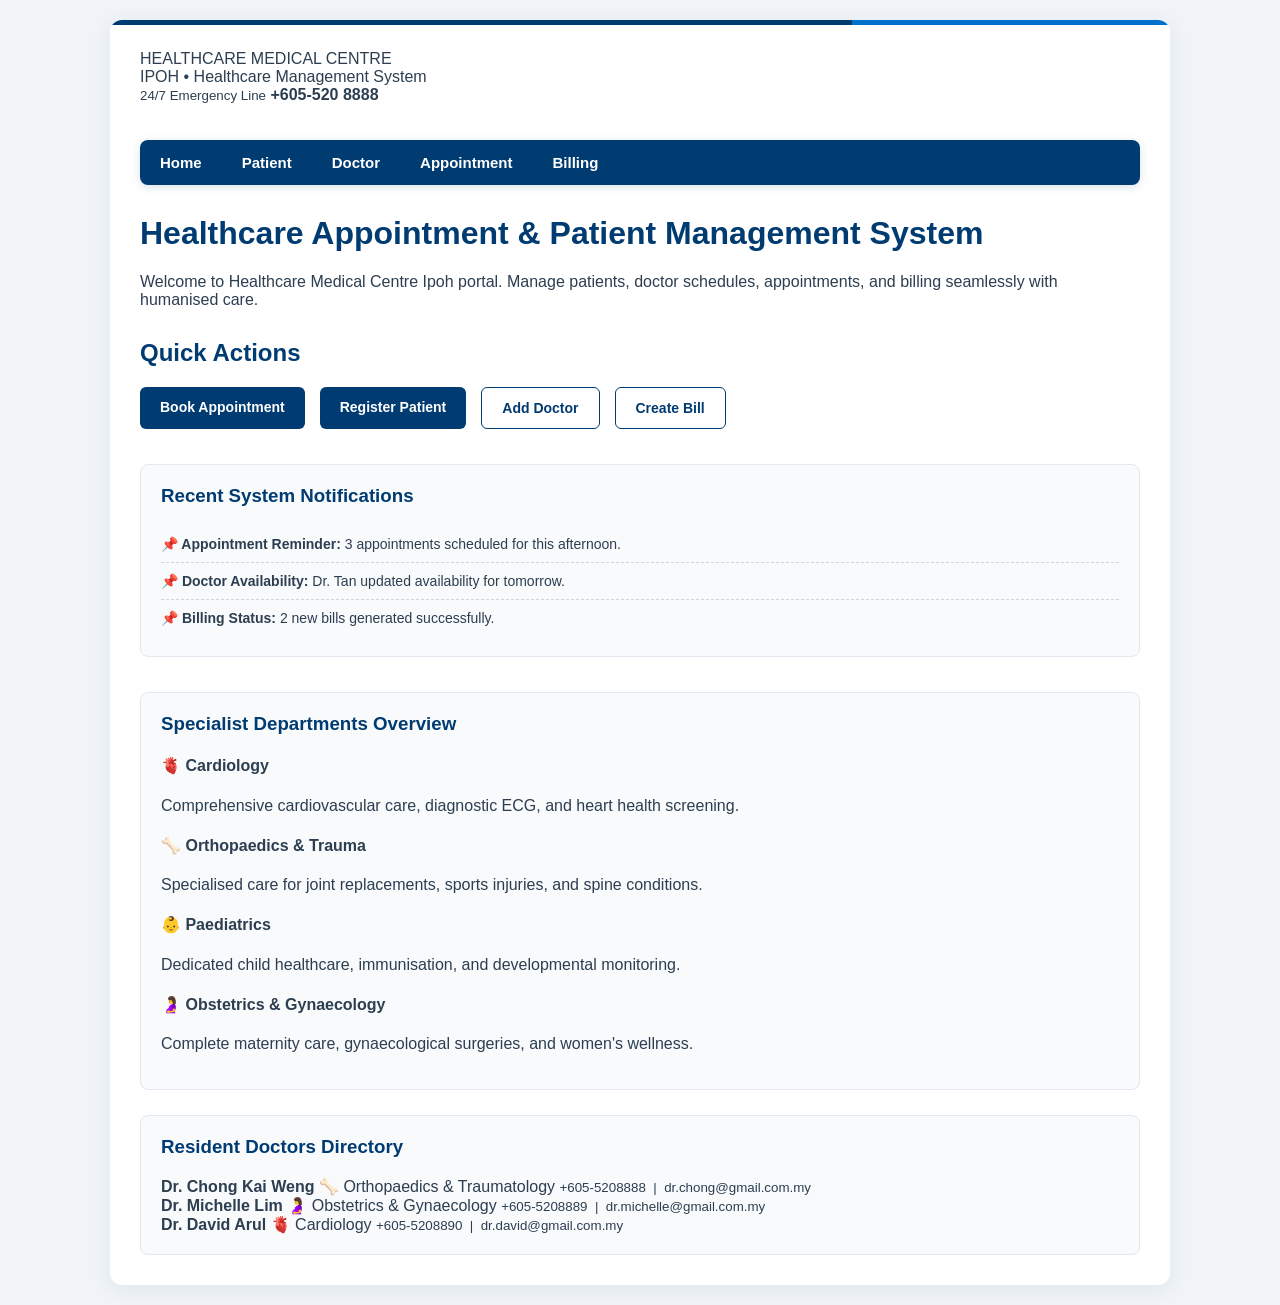
<file: index.html>
<!DOCTYPE html>
<html lang="zh-CN">

<head>
    <meta charset="UTF-8">
    <meta name="viewport" content="width=device-width, initial-scale=1.0">
    <title>Healthcare Management System</title>
    

    <link rel="stylesheet" href="https://localhost:3000">
    
    <link rel="stylesheet" href="style.css">
</head>

<body>

    <div class="container">


        <header class="hospital-header">
            <div class="brand-logo">
                <i class="fa-solid fa-hospital brand-icon"></i>
                <div class="brand-text">
                    <span class="brand-title">HEALTHCARE MEDICAL CENTRE</span>
                    <br>
                    <span class="brand-sub">IPOH • Healthcare Management System </span>
                </div>
            </div>
            <div class="emergency-contact">
                <i class="fa-solid fa-phone-volume emergency-icon"></i>
                <div>
                    <small>24/7 Emergency Line</small>
                    <strong>+605-520 8888</strong>
                </div>
            </div>
            <br>
            <br>
        </header>

        <nav class="navbar">

            <a href="/" class="nav-item-active"><i class="fa-solid fa-house"></i> Home</a>

            <div class="dropdown">
                <button class="dropbtn"><i class="fa-solid fa-hospital-user"></i> Patient <i class="fa-solid fa-chevron-down arrow-icon"></i></button>
                <div class="dropdown-content">
                    <a href="/patient.html"><i class="fa-solid fa-user-plus"></i> Patient Registration</a>
                    <a href="/patients"><i class="fa-solid fa-id-card"></i> Patient Records</a>
                </div>
            </div>

            <div class="dropdown">
                <button class="dropbtn"><i class="fa-solid fa-user-doctor"></i> Doctor <i class="fa-solid fa-chevron-down arrow-icon"></i></button>
                <div class="dropdown-content">
                    <a href="/doctor.html"><i class="fa-solid fa-user-gear"></i> Add Doctor</a>
                    <a href="/doctors"><i class="fa-solid fa-user-nurse"></i> Doctor List</a>
                    <a href="/schedule"><i class="fa-solid fa-calendar-days"></i> Doctor Schedule</a>
                    <a href="/consultation.html"><i class="fa-solid fa-file-medical"></i> Consultation Notes</a>
                    <a href="/consultations"><i class="fa-solid fa-clipboard-list"></i> View Consultations</a>
                </div>
            </div>

            <div class="dropdown">
                <button class="dropbtn"><i class="fa-solid fa-calendar-check"></i> Appointment <i class="fa-solid fa-chevron-down arrow-icon"></i></button>
                <div class="dropdown-content">
                    <a href="/availability"><i class="fa-solid fa-clock"></i> View Availability</a>
                    <a href="/appointments"><i class="fa-solid fa-list-check"></i> Appointment List</a>
                    <a href="/appointment.html"><i class="fa-solid fa-calendar-plus"></i> Book Appointment</a>
                    <a href="/reminders.html"><i class="fa-solid fa-bell"></i> Appointment Reminders</a>
                </div>
            </div>

            <div class="dropdown">
                <button class="dropbtn"><i class="fa-solid fa-file-invoice-dollar"></i> Billing <i class="fa-solid fa-chevron-down arrow-icon"></i></button>
                <div class="dropdown-content">
                    <a href="/billing.html"><i class="fa-solid fa-receipt"></i> Add Billing</a>
                    <a href="/billing"><i class="fa-solid fa-wallet"></i> View Billing</a>
                </div>
            </div>

        </nav>

        <div class="welcome-banner">
            <h1>Healthcare Appointment & Patient Management System</h1>
            <p>Welcome to Healthcare Medical Centre Ipoh portal. Manage patients, doctor schedules, appointments, and billing seamlessly with humanised care.</p>
        </div>

        <div class="quick-actions-section">
            <h2><i class="fa-solid fa-bolt action-title-icon"></i> Quick Actions</h2>
            <div class="action-buttons">
                <a href="/appointment.html" class="action-btn primary"><i class="fa-solid fa-plus"></i> Book Appointment</a>
                <a href="/patient.html" class="action-btn primary"><i class="fa-solid fa-user-plus"></i> Register Patient</a>
                <a href="/doctor.html" class="action-btn secondary"><i class="fa-solid fa-user-doctor"></i> Add Doctor</a>
                <a href="/billing.html" class="action-btn secondary"><i class="fa-solid fa-file-invoice"></i> Create Bill</a>
            </div>
        </div>

        <div class="info-section">
            <h3><i class="fa-solid fa-bullhorn"></i> Recent System Notifications</h3>
            <ul class="info-list">
                <li><i class="fa-solid fa-circle-info notify-icon"></i> <strong>📌 Appointment Reminder:</strong> 3 appointments scheduled for this afternoon.</li>
                <li><i class="fa-solid fa-user-clock notify-icon"></i> <strong>📌 Doctor Availability:</strong> Dr. Tan updated availability for tomorrow.</li>
                <li><i class="fa-solid fa-check-circle notify-icon"></i> <strong>📌 Billing Status:</strong> 2 new bills generated successfully.</li>
            </ul>
        </div>

        <div class="info-section" style="margin-top: 35px;">
            <h3><i class="fa-solid fa-stethoscope"></i> Specialist Departments Overview</h3>
            
            <div class="department-grid">
                <div class="dept-card">
                    <h4><i class="fa-solid fa-heart-pulse dept-icon"></i>🫀  Cardiology</h4>
                    <p>Comprehensive cardiovascular care, diagnostic ECG, and heart health screening.</p>
                </div>
                <div class="dept-card">
                    <h4><i class="fa-solid fa-bone dept-icon"></i>🦴  Orthopaedics & Trauma</h4>
                    <p>Specialised care for joint replacements, sports injuries, and spine conditions.</p>
                </div>
                <div class="dept-card">
                    <h4><i class="fa-solid fa-baby dept-icon"></i>👶  Paediatrics</h4>
                    <p>Dedicated child healthcare, immunisation, and developmental monitoring.</p>
                </div>
                <div class="dept-card">
                    <h4><i class="fa-solid fa-person-pregnant dept-icon"></i>🤰  Obstetrics & Gynaecology</h4>
                    <p>Complete maternity care, gynaecological surgeries, and women's wellness.</p>
                </div>
            </div>
        </div>

        <div class="info-section" style="margin-top: 25px;">
            <h3><i class="fa-solid fa-user-doctor"></i> Resident Doctors Directory</h3>
            
            <div class="doctor-list-container">
                <div class="record botani-style">
                    <div class="doc-avatar"><i class="fa-solid fa-user-md"></i></div>
                    <div class="doc-details">
                        <strong>Dr. Chong Kai Weng</strong>
                        <span class="dept-badge"><i class="fa-solid fa-bone"></i> 🦴 Orthopaedics & Traumatology</span>
                        <small><i class="fa-solid fa-phone"></i> +605-5208888 &nbsp;|&nbsp; <i class="fa-solid fa-envelope"></i> dr.chong@gmail.com.my</small>
                    </div>
                </div>

                <div class="record botani-style">
                    <div class="doc-avatar"><i class="fa-solid fa-user-md"></i></div>
                    <div class="doc-details">
                        <strong>Dr. Michelle Lim</strong>
                        <span class="dept-badge"><i class="fa-solid fa-person-pregnant"></i> 🤰 Obstetrics & Gynaecology</span>
                        <small><i class="fa-solid fa-phone"></i> +605-5208889 &nbsp;|&nbsp; <i class="fa-solid fa-envelope"></i> dr.michelle@gmail.com.my</small>
                    </div>
                </div>

                <div class="record botani-style">
                    <div class="doc-avatar"><i class="fa-solid fa-user-md"></i></div>
                    <div class="doc-details">
                        <strong>Dr. David Arul</strong>
                        <span class="dept-badge"><i class="fa-solid fa-heart-pulse"></i> 🫀 Cardiology</span>
                        <small><i class="fa-solid fa-phone"></i> +605-5208890 &nbsp;|&nbsp; <i class="fa-solid fa-envelope"></i> dr.david@gmail.com.my</small>
                    </div>
                </div>
            </div>
        </div>

    </div>

</body>

</html>
</file>
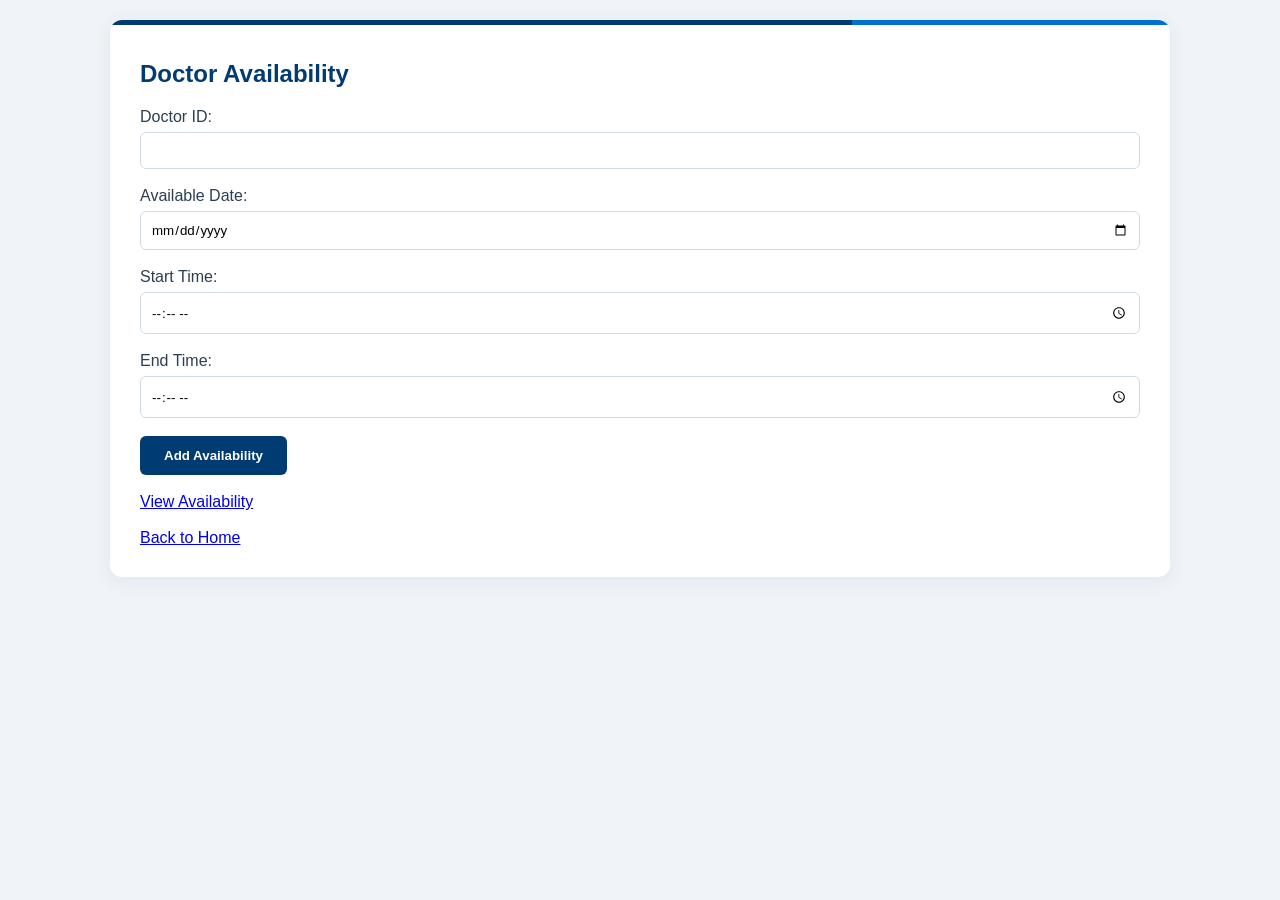
<file: availability.html>
<!DOCTYPE html>
<html>

<head>

    <title>Doctor Availability</title>

    <link rel="stylesheet" href="style.css">

</head>

<body>

    <div class="container">

        <h2>Doctor Availability</h2>

        <form
            method="POST"
            action="/availability/add"
        >

            Doctor ID:

            <input
                type="number"
                name="doctor_id"
                required
            >

            <br><br>


            Available Date:

            <input
                type="date"
                name="available_date"
                required
            >

            <br><br>


            Start Time:

            <input
                type="time"
                name="start_time"
                required
            >

            <br><br>


            End Time:

            <input
                type="time"
                name="end_time"
                required
            >

            <br><br>


            <button type="submit">
                Add Availability
            </button>

        </form>

        <br>

        <a href="/availability">
            View Availability
        </a>

        <br><br>

        <a href="/">
            Back to Home
        </a>

    </div>

</body>

</html>
</file>
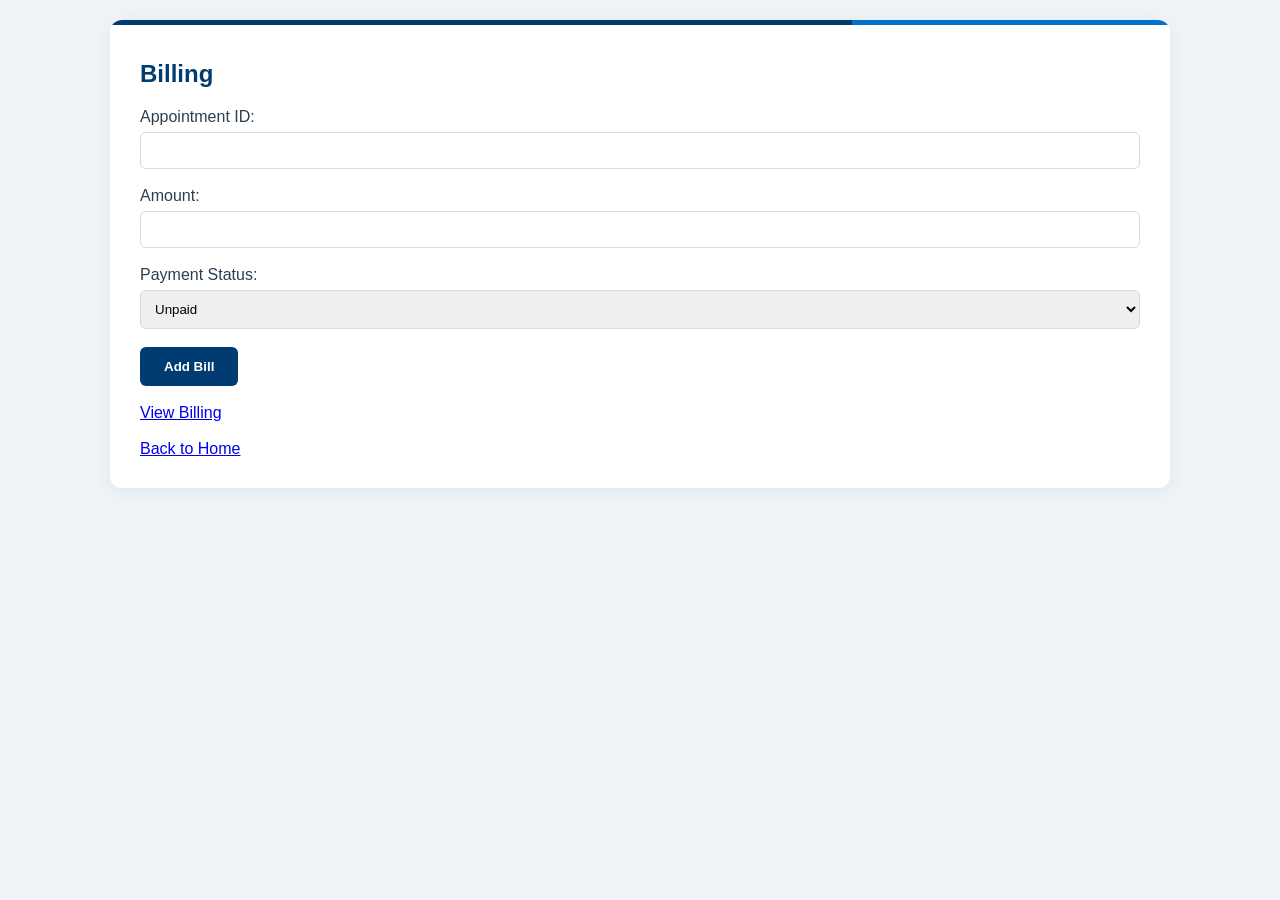
<file: billing.html>
<!DOCTYPE html>
<html>

<head>

    <title>Billing</title>

    <link rel="stylesheet" href="style.css">

</head>

<body>

    <div class="container">

        <h2>Billing</h2>

        <form
            method="POST"
            action="/billing/add"
        >

            Appointment ID:

            <input
                type="number"
                name="appointment_id"
                required
            >

            <br><br>


            Amount:

            <input
                type="number"
                name="amount"
                step="0.01"
                required
            >

            <br><br>


            Payment Status:

            <select name="payment_status">

                <option value="Unpaid">
                    Unpaid
                </option>

                <option value="Paid">
                    Paid
                </option>

            </select>

            <br><br>


            <button type="submit">
                Add Bill
            </button>

        </form>

        <br>

        <a href="/billing">
            View Billing
        </a>

        <br><br>

        <a href="/">
            Back to Home
        </a>

    </div>

</body>

</html>
</file>
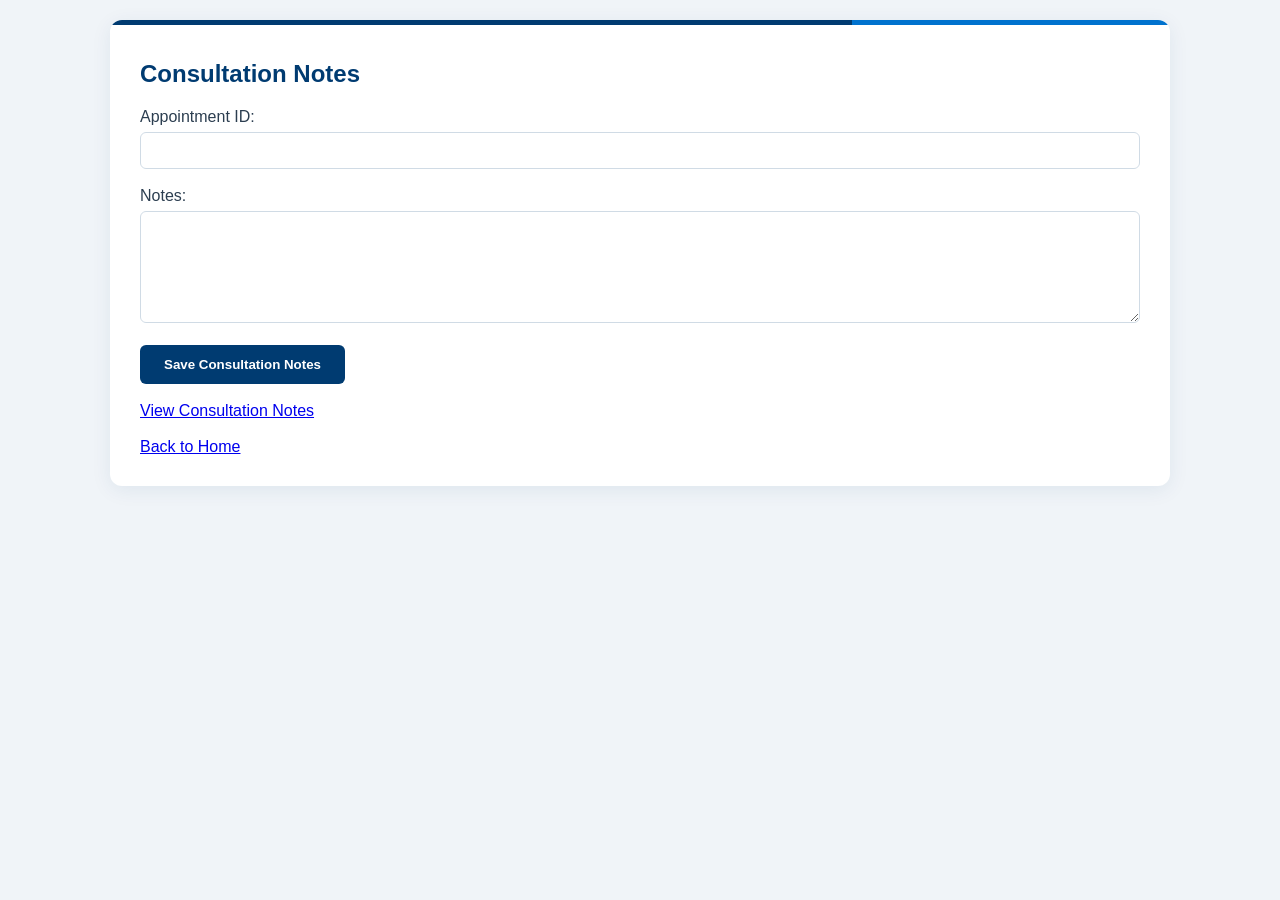
<file: consultation.html>
<!DOCTYPE html>
<html>

<head>

    <title>Consultation Notes</title>

    <link rel="stylesheet" href="style.css">

</head>

<body>

    <div class="container">

        <h2>Consultation Notes</h2>

        <form
            method="POST"
            action="/consultation/save"
        >

            Appointment ID:

            <input
                type="number"
                name="appointment_id"
                required
            >

            <br><br>


            Notes:

            <br>

            <textarea
                name="notes"
                rows="6"
                cols="40"
                required
            ></textarea>

            <br><br>


            <button type="submit">
                Save Consultation Notes
            </button>

        </form>

        <br>

        <a href="/consultations">
            View Consultation Notes
        </a>

        <br><br>

        <a href="/">
            Back to Home
        </a>

    </div>

</body>

</html>
</file>
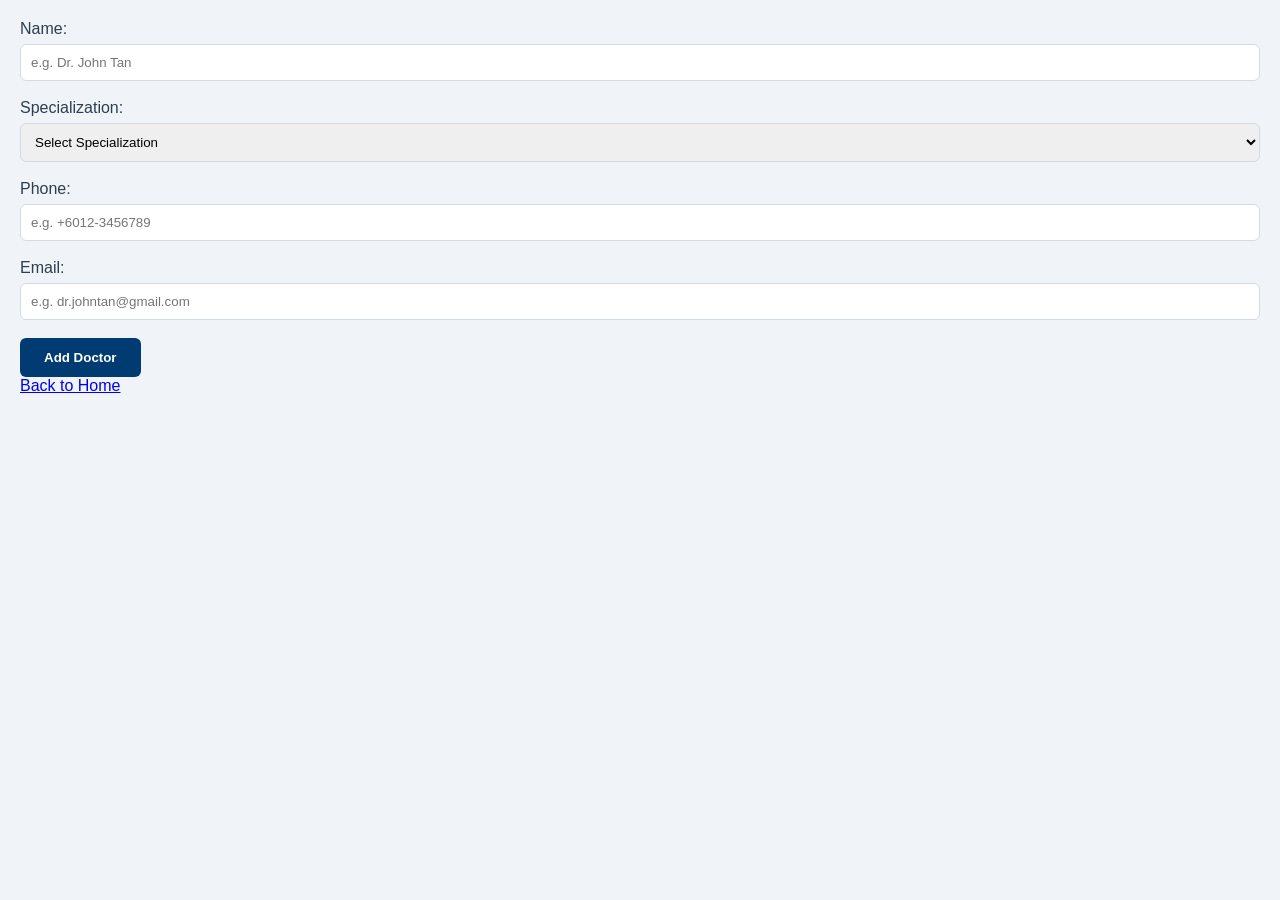
<file: doctor.html>
<!DOCTYPE html>
<html>

<head>

    <title>Add Doctor</title>
    <link rel="stylesheet" href="style.css">
    <body>
        <form method="POST" action="/doctor/add">

            Name:
            <input
                type="text"
                name="name"
                placeholder="e.g. Dr. John Tan"
                required
            >

            <br><br>

            Specialization:
            <select name="specialization" required>
                <option value="" disabled selected>Select Specialization</option>
                <option value="General Medicine">General Medicine</option>
                <option value="Cardiology">Cardiology (Heart)</option>
                <option value="Dermatology">Dermatology (Skin)</option>
                <option value="Pediatrics">Pediatrics (Children)</option>
                <option value="Orthopedics">Orthopedics (Bones & Joints)</option>
                <option value="Neurology">Neurology (Brain & Nerves)</option>
                <option value="Ophthalmology">Ophthalmology (Eyes)</option>
                <option value="ENT">ENT (Ear, Nose, Throat)</option>
                <option value="Gynecology">Gynecology & Obstetrics</option>
                <option value="Psychiatry">Psychiatry</option>
            </select>

            <br><br>

            Phone:
            <input
                type="text"
                name="phone"
                placeholder="e.g. +6012-3456789"
            >

            <br><br>

            Email:
            <input
                type="email"
                name="email"
                placeholder="e.g. dr.johntan@gmail.com"
            >

            <br><br>

            <button type="submit">
                Add Doctor
            </button>
   
<div class="back-home-container">
    <a href="/" class="btn-back-home">
        <i class="fa-solid fa-arrow-left"></i> Back to Home
    </a>
</div>
        </form>
 </div>


</body> 

</html>
</file>
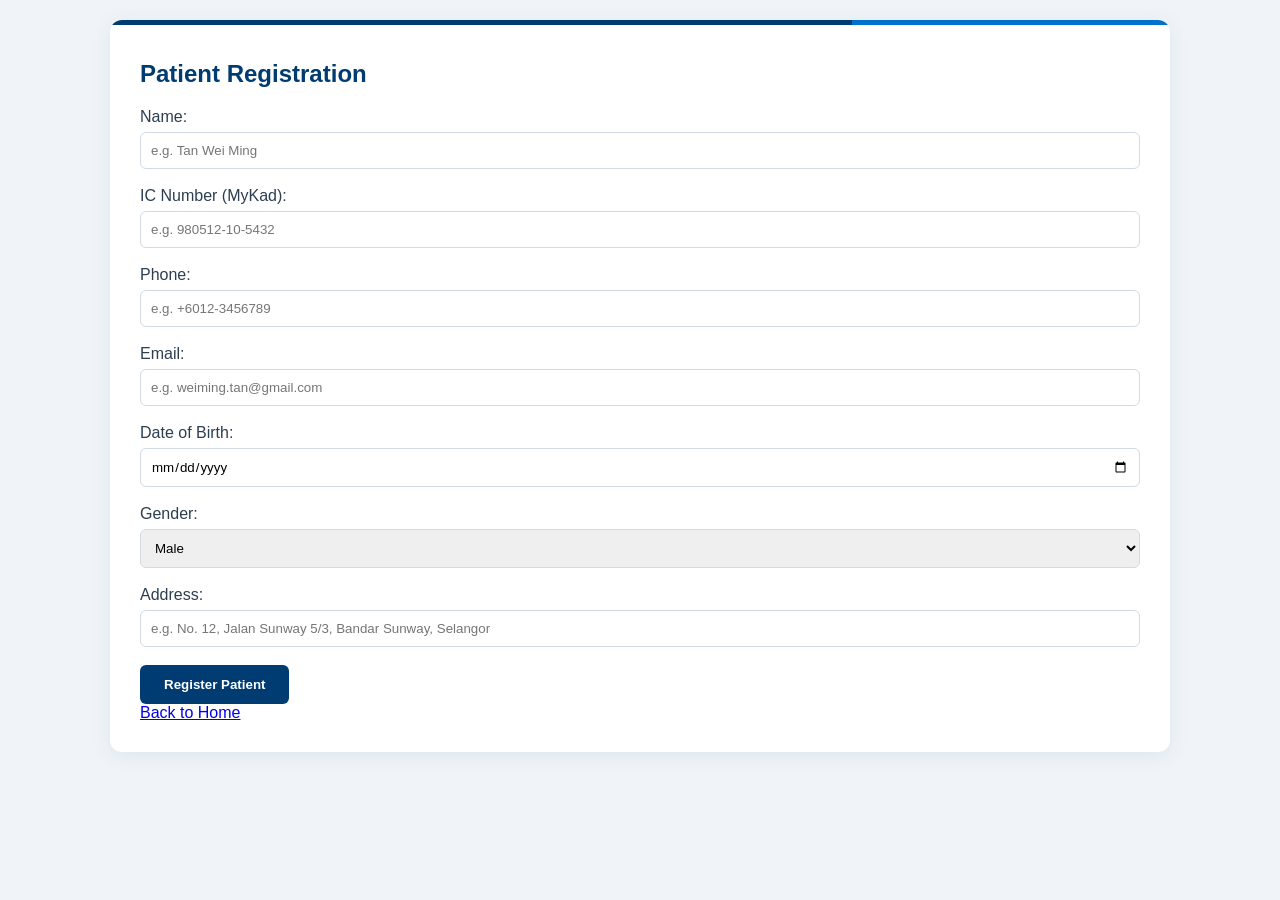
<file: patient.html>
<!DOCTYPE html>
<html>

<head>

    <title>Register Patient</title>

    <link rel="stylesheet" href="style.css">

</head>

<body>

    <div class="container">

        <h2>Patient Registration</h2>

    <form method="POST" action="/patient/add">

            Name:
            <input
                type="text"
                name="name"
                placeholder="e.g. Tan Wei Ming"
                required
            >

            <br><br>

            IC Number (MyKad):
            <input
                type="text"
                name="ic_number"
                placeholder="e.g. 980512-10-5432"
                pattern="\d{6}-\d{2}-\d{4}"
                title="Format: YYMMDD-PB-###G (e.g., 980512-10-5432)"
                required
            >

            <br><br>

            Phone:
            <input
                type="text"
                name="phone"
                placeholder="e.g. +6012-3456789"
            >

            <br><br>

            Email:
            <input
                type="email"
                name="email"
                placeholder="e.g. weiming.tan@gmail.com"
            >

            <br><br>

            Date of Birth:
            <input
                type="date"
                name="date_of_birth"
            >

            <br><br>

            Gender:
            <select name="gender">

                <option value="Male">
                    Male
                </option>

                <option value="Female">
                    Female
                </option>

            </select>

            <br><br>

            Address:
            <input
                type="text"
                name="address"
                placeholder="e.g. No. 12, Jalan Sunway 5/3, Bandar Sunway, Selangor"
            >

            <br><br>

            <button type="submit">
                Register Patient
            </button>
<div class="back-home-container">
    <a href="/" class="btn-back-home">
        <i class="fa-solid fa-arrow-left"></i> Back to Home
    </a>
</div>
        </form>

    </div>


</body>


</html>
</file>
<file: style.css>
/* 全局基础设置 */
body {
    font-family: 'Segoe UI', Arial, sans-serif;
    background-color: #f0f4f8; /* 清新浅蓝灰背景 */
    margin: 0;
    padding: 20px;
    color: #2c3e50;
}

/* 页面主容器 - 蓝白卡片设计 */
.container {
    max-width: 1000px;
    margin: auto;
    background-color: #ffffff;
    padding: 30px;
    border-radius: 12px;
    box-shadow: 0 4px 20px rgba(0, 59, 113, 0.08);
    position: relative;
    overflow: hidden;
}

/* 顶部品牌双色条 (深蓝 + 天蓝) */
.container::before {
    content: "";
    position: absolute;
    top: 0;
    left: 0;
    width: 100%;
    height: 5px;
    background: linear-gradient(90deg, #003b71 70%, #0072ce 30%);
}

/* 标题样式 */
h1, h2 {
    color: #003b71;
    font-weight: 700;
    margin-top: 10px;
}

/* 导航栏 (Navbar) */
.navbar {
    background-color: #003b71; /* 经典深海军蓝 */
    border-radius: 8px;
    margin-bottom: 30px;
    display: flex;
    align-items: center;
    box-shadow: 0 2px 10px rgba(0, 59, 113, 0.15);
}

/* 导航项与下拉触发按键 */
.navbar a, .dropdown .dropbtn {
    color: #ffffff;
    padding: 14px 20px;
    text-decoration: none;
    display: inline-block;
    border: none;
    background: none;
    font-size: 15px;
    font-weight: 600;
    font-family: inherit;
    cursor: pointer;
    transition: all 0.25s ease;
}

/* 悬停效果 - 转为浅蓝色背景 */
.navbar a:hover, .dropdown:hover .dropbtn {
    background-color: #0056b3;
    color: #ffffff;
}

/* 下拉菜单容器 */
.dropdown {
    position: relative;
    display: inline-block;
}

/* 下拉菜单面板 */
.dropdown-content {
    display: none;
    position: absolute;
    background-color: #ffffff;
    min-width: 220px;
    box-shadow: 0px 8px 18px rgba(0, 59, 113, 0.12);
    z-index: 100;
    border-radius: 8px;
    overflow: hidden;
    border-top: 4px solid #0072ce; /* 天蓝色顶边指示线 */
    margin-top: 1px;
}

.dropdown-content a {
    color: #003b71;
    padding: 12px 18px;
    text-decoration: none;
    display: block;
    text-align: left;
    font-weight: 500;
    font-size: 14px;
    transition: all 0.2s ease;
}

.dropdown-content a:hover {
    background-color: #e8f2fc; /* 淡蓝底色 */
    color: #0056b3;
    padding-left: 22px; /* 移入时的轻微平移 */
}

.dropdown:hover .dropdown-content {
    display: block;
}

/* 表单控件样式 */
input, select, textarea {
    padding: 10px;
    margin-top: 6px;
    border: 1px solid #d0dbe5;
    border-radius: 6px;
    width: 100%;
    box-sizing: border-box;
    font-family: inherit;
}

input:focus, select:focus, textarea:focus {
    outline: none;
    border-color: #0072ce;
    box-shadow: 0 0 0 3px rgba(0, 114, 206, 0.15);
}

/* 按钮 - 深蓝主按键 */
button {
    background-color: #003b71;
    color: white;
    font-weight: bold;
    padding: 12px 24px;
    border: none;
    border-radius: 6px;
    cursor: pointer;
    transition: background-color 0.2s ease;
}

button:hover {
    background-color: #0056b3;
}

.dashboard-grid {
    display: grid;
    grid-template-columns: repeat(auto-fit, minmax(200px, 1fr));
    gap: 20px;
    margin: 25px 0;
}


.stat-card {
    background-color: #f8fafc;
    border: 1px solid #e2e8f0;
    border-left: 5px solid #003b71; /* 经典蓝条 */
    padding: 20px;
    border-radius: 8px;
    text-align: left;
}

.stat-card h3 {
    margin: 0;
    font-size: 14px;
    color: #64748b;
    text-transform: uppercase;
}

.stat-card .number {
    font-size: 28px;
    font-weight: bold;
    color: #003b71;
    margin-top: 10px;
}


.quick-actions-section {
    margin-top: 30px;
}

.action-buttons {
    display: flex;
    gap: 15px;
    flex-wrap: wrap;
    margin-top: 15px;
}

.action-btn {
    background-color: #003b71;
    color: white;
    padding: 12px 20px;
    border-radius: 6px;
    text-decoration: none;
    font-weight: 600;
    font-size: 14px;
    transition: background-color 0.2s ease;
}

.action-btn:hover {
    background-color: #0056b3;
}

.action-btn.secondary {
    background-color: #ffffff;
    color: #003b71;
    border: 1px solid #003b71;
}

.action-btn.secondary:hover {
    background-color: #e8f2fc;
}

.info-section {
    margin-top: 35px;
    background-color: #f8fafc;
    padding: 20px;
    border-radius: 8px;
    border: 1px solid #e2e8f0;
}

.info-section h3 {
    margin-top: 0;
    color: #003b71;
}

.info-list {
    list-style: none;
    padding: 0;
    margin: 0;
}

.info-list li {
    padding: 10px 0;
    border-bottom: 1px dashed #cbd5e1;
    font-size: 14px;
}

.info-list li:last-child {
    border-bottom: none;
}
.form-grid {
    display: grid;
    grid-template-columns: 1fr 1fr;
    gap: 15px 20px;
}

.form-group {
    display: flex;
    flex-direction: column;
}

.form-group.full-width {
    grid-column: span 2;
}

.form-group label {
    font-weight: 600;
    color: #003b71;
    font-size: 14px;
    margin-bottom: 4px;
}

.table-container {
    overflow-x: auto;
    margin-top: 20px;
}

.patient-table {
    width: 100%;
    border-collapse: collapse;
    font-size: 14px;
    background-color: #ffffff;
    border-radius: 8px;
    overflow: hidden;
    box-shadow: 0 1px 3px rgba(0, 0, 0, 0.08);
}

.patient-table th {
    background-color: #003b71; 
    color: #ffffff;
    text-align: left;
    padding: 12px 15px;
    font-weight: 600;
}

.patient-table td {
    padding: 12px 15px;
    border-bottom: 1px solid #e2e8f0;
    color: #334155;
}


.patient-table tbody tr:nth-child(even) {
    background-color: #f8fafc;
}

.patient-table tbody tr:hover {
    background-color: #e8f2fc;
}


.btn-action {
    padding: 5px 10px;
    font-size: 12px;
    border-radius: 4px;
    text-decoration: none;
    color: #ffffff;
    background-color: #0072ce;
}

.btn-action:hover {
    background-color: #0056b3;
}
</file>
